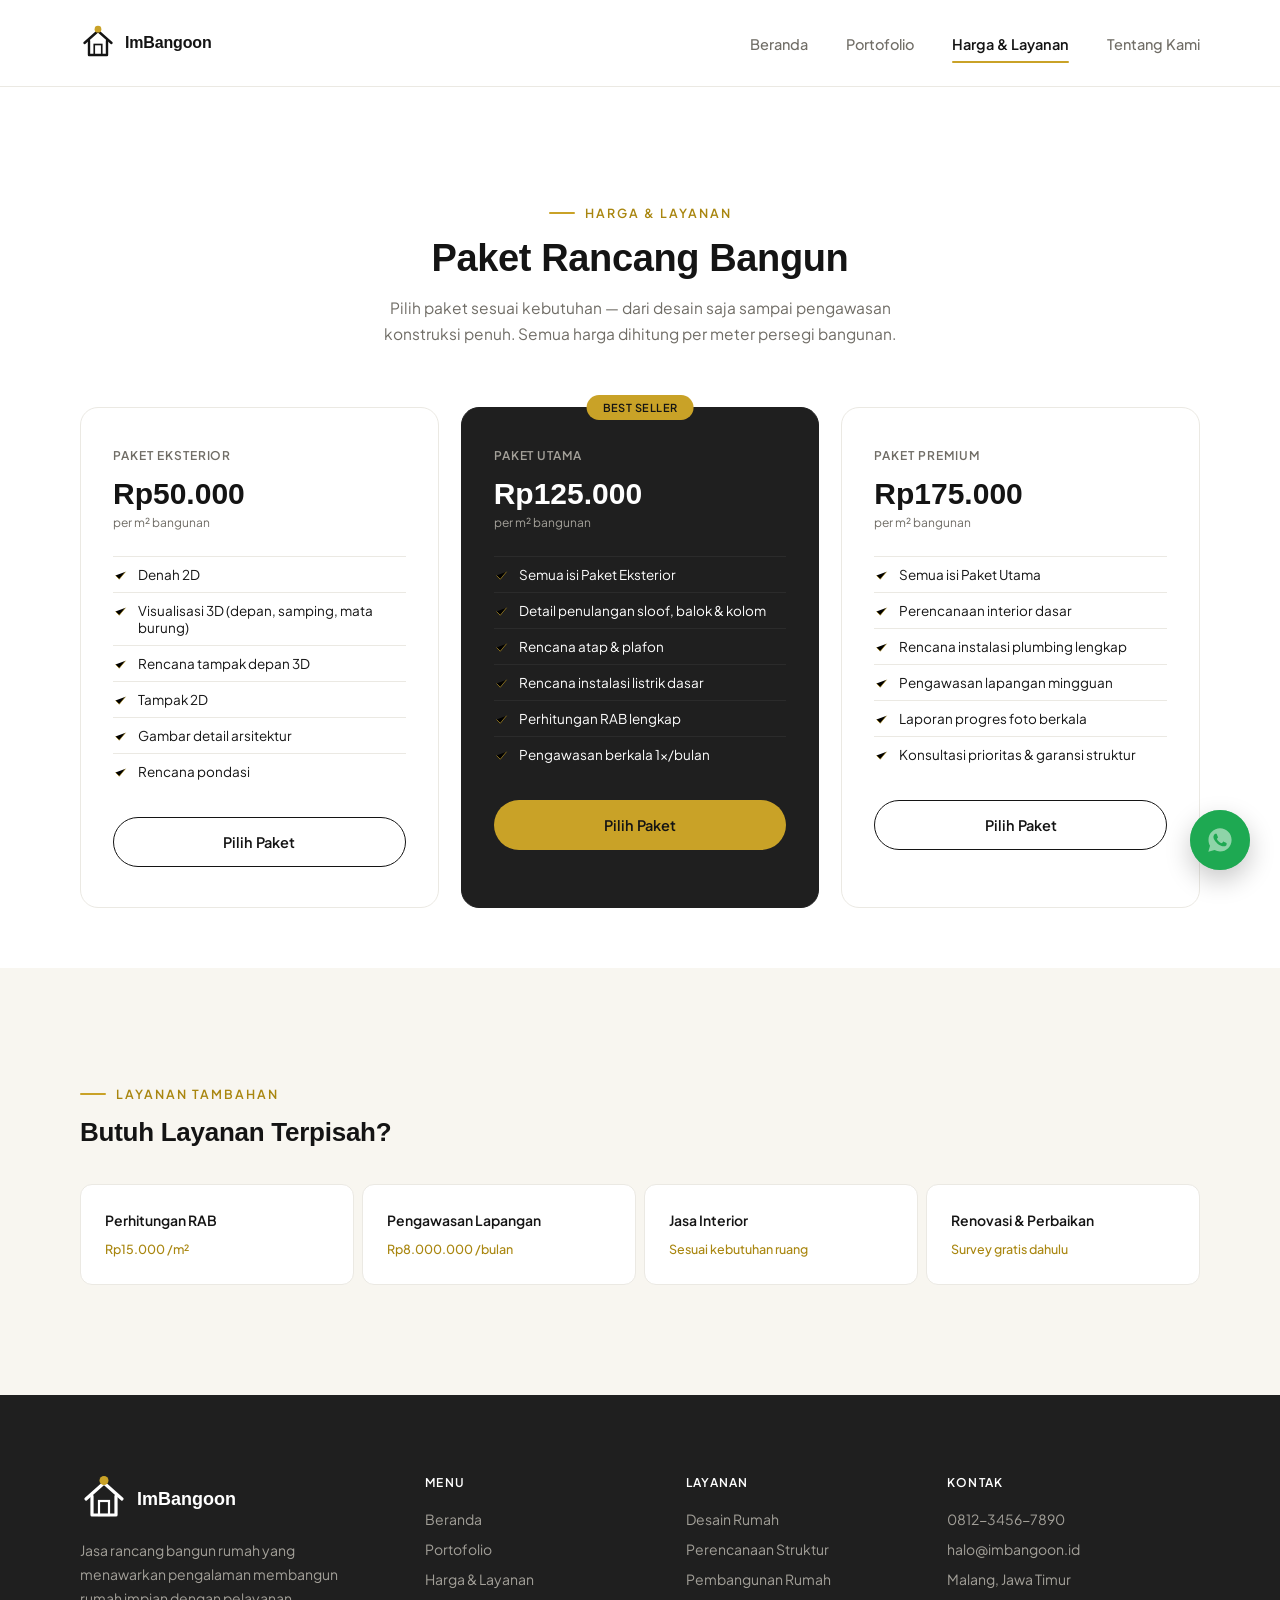
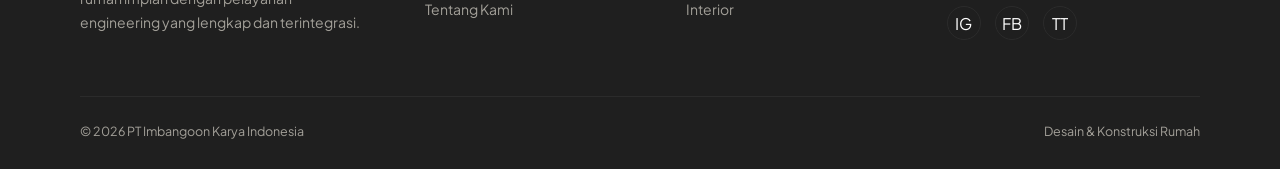
<file: harga-layanan.html>
<!doctype html>
<html lang="id">
  <head>
    <meta charset="UTF-8" />
    <title>Harga &amp; Layanan — ImBangoon</title>
    <meta name="viewport" content="width=device-width, initial-scale=1.0" />
    <link rel="stylesheet" href="style.css" />
    <style>
      .addon-grid {
        display: grid;
        grid-template-columns: repeat(4, 1fr);
        gap: 1px;
        background: var(--line);
      }
      .addon-card {
        background: var(--paper);
        padding: 26px 24px;
      }
      .addon-card b {
        display: block;
        font-size: 14px;
        font-weight: 600;
        margin-bottom: 8px;
      }
      .addon-card span {
        color: var(--yellow-deep);
        font-size: 12.5px;
        font-weight: 500;
      }
      @media (max-width: 768px) {
        .addon-grid {
          grid-template-columns: 1fr;
        }
      }
    </style>
  </head>
  <body>
    <nav class="nav">
      <div class="wrap">
        <div class="logo-wrap">
          <div class="logo">
            <svg class="logo-icon" viewBox="0 0 48 48" fill="none">
              <path d="M6 24 L24 8 L42 24" stroke="currentColor" stroke-width="3.2" stroke-linecap="round" stroke-linejoin="round" />
              <path d="M12 21 V40 H36 V21" stroke="currentColor" stroke-width="3.2" stroke-linecap="round" stroke-linejoin="round" />
              <rect x="19" y="26" width="10" height="14" stroke="currentColor" stroke-width="2.2" />
              <circle cx="24" cy="5.5" r="4.5" fill="#C9A227" />
            </svg>
            <span>ImBangoon</span>
          </div>
        </div>
        <ul class="nav-links">
          <li><a href="index.html">Beranda</a></li>
          <li><a href="portofolio.html">Portofolio</a></li>
          <li><a href="harga-layanan.html" class="active">Harga &amp; Layanan</a></li>
          <li><a href="tentang-kami.html">Tentang Kami</a></li>
        </ul>
        <button class="nav-burger" onclick="document.getElementById('mmenu').classList.toggle('open')" aria-label="Menu"><span></span><span></span><span></span></button>
      </div>
      <div class="mobile-menu" id="mmenu">
        <a href="index.html">Beranda</a>
        <a href="portofolio.html">Portofolio</a>
        <a href="harga-layanan.html" class="active">Harga &amp; Layanan</a>
        <a href="tentang-kami.html">Tentang Kami</a>
      </div>
    </nav>

    <section class="section" style="padding-bottom: 60px">
      <div class="wrap section-head center">
        <div class="sheet-code">Harga &amp; Layanan</div>
        <h1 style="font-family: var(--font-d); font-weight: 700; font-size: 38px">Paket Rancang Bangun</h1>
        <p class="desc">Pilih paket sesuai kebutuhan — dari desain saja sampai pengawasan konstruksi penuh. Semua harga dihitung per meter persegi bangunan.</p>
      </div>

      <div class="wrap">
        <div class="price-grid">
          <div class="price-card">
            <div class="price-name">Paket Eksterior</div>
            <div class="price-amount">Rp50.000</div>
            <span class="price-unit">per m² bangunan</span>
            <ul class="price-list">
              <li>
                <svg viewBox="0 0 24 24"><path d="M4 12 L10 18 L20 6" /></svg>Denah 2D
              </li>
              <li>
                <svg viewBox="0 0 24 24"><path d="M4 12 L10 18 L20 6" /></svg>Visualisasi 3D (depan, samping, mata burung)
              </li>
              <li>
                <svg viewBox="0 0 24 24"><path d="M4 12 L10 18 L20 6" /></svg>Rencana tampak depan 3D
              </li>
              <li>
                <svg viewBox="0 0 24 24"><path d="M4 12 L10 18 L20 6" /></svg>Tampak 2D
              </li>
              <li>
                <svg viewBox="0 0 24 24"><path d="M4 12 L10 18 L20 6" /></svg>Gambar detail arsitektur
              </li>
              <li>
                <svg viewBox="0 0 24 24"><path d="M4 12 L10 18 L20 6" /></svg>Rencana pondasi
              </li>
            </ul>
            <a href="#" class="btn btn--outline btn--block">Pilih Paket</a>
          </div>
          <div class="price-card featured">
            <div class="price-badge">Best Seller</div>
            <div class="price-name">Paket Utama</div>
            <div class="price-amount">Rp125.000</div>
            <span class="price-unit">per m² bangunan</span>
            <ul class="price-list">
              <li>
                <svg viewBox="0 0 24 24"><path d="M4 12 L10 18 L20 6" /></svg>Semua isi Paket Eksterior
              </li>
              <li>
                <svg viewBox="0 0 24 24"><path d="M4 12 L10 18 L20 6" /></svg>Detail penulangan sloof, balok &amp; kolom
              </li>
              <li>
                <svg viewBox="0 0 24 24"><path d="M4 12 L10 18 L20 6" /></svg>Rencana atap &amp; plafon
              </li>
              <li>
                <svg viewBox="0 0 24 24"><path d="M4 12 L10 18 L20 6" /></svg>Rencana instalasi listrik dasar
              </li>
              <li>
                <svg viewBox="0 0 24 24"><path d="M4 12 L10 18 L20 6" /></svg>Perhitungan RAB lengkap
              </li>
              <li>
                <svg viewBox="0 0 24 24"><path d="M4 12 L10 18 L20 6" /></svg>Pengawasan berkala 1x/bulan
              </li>
            </ul>
            <a href="#" class="btn btn--onDark btn--block">Pilih Paket</a>
          </div>
          <div class="price-card">
            <div class="price-name">Paket Premium</div>
            <div class="price-amount">Rp175.000</div>
            <span class="price-unit">per m² bangunan</span>
            <ul class="price-list">
              <li>
                <svg viewBox="0 0 24 24"><path d="M4 12 L10 18 L20 6" /></svg>Semua isi Paket Utama
              </li>
              <li>
                <svg viewBox="0 0 24 24"><path d="M4 12 L10 18 L20 6" /></svg>Perencanaan interior dasar
              </li>
              <li>
                <svg viewBox="0 0 24 24"><path d="M4 12 L10 18 L20 6" /></svg>Rencana instalasi plumbing lengkap
              </li>
              <li>
                <svg viewBox="0 0 24 24"><path d="M4 12 L10 18 L20 6" /></svg>Pengawasan lapangan mingguan
              </li>
              <li>
                <svg viewBox="0 0 24 24"><path d="M4 12 L10 18 L20 6" /></svg>Laporan progres foto berkala
              </li>
              <li>
                <svg viewBox="0 0 24 24"><path d="M4 12 L10 18 L20 6" /></svg>Konsultasi prioritas &amp; garansi struktur
              </li>
            </ul>
            <a href="#" class="btn btn--outline btn--block">Pilih Paket</a>
          </div>
        </div>
      </div>
    </section>

    <section class="section section--alt">
      <div class="wrap">
        <div class="section-head" style="margin-bottom: 36px">
          <div class="sheet-code">Layanan Tambahan</div>
          <h2 style="font-size: 26px">Butuh Layanan Terpisah?</h2>
        </div>
        <div class="addon-grid">
          <div class="addon-card"><b>Perhitungan RAB</b><span>Rp15.000 /m²</span></div>
          <div class="addon-card"><b>Pengawasan Lapangan</b><span>Rp8.000.000 /bulan</span></div>
          <div class="addon-card"><b>Jasa Interior</b><span>Sesuai kebutuhan ruang</span></div>
          <div class="addon-card"><b>Renovasi &amp; Perbaikan</b><span>Survey gratis dahulu</span></div>
        </div>
      </div>
    </section>

    <footer class="footer">
      <div class="wrap">
        <div class="footer-top">
          <div>
            <div class="footer-logo">
              <svg class="logo-icon" viewBox="0 0 48 48" fill="none">
                <path d="M6 24 L24 8 L42 24" stroke="currentColor" stroke-width="3.2" stroke-linecap="round" stroke-linejoin="round" />
                <path d="M12 21 V40 H36 V21" stroke="currentColor" stroke-width="3.2" stroke-linecap="round" stroke-linejoin="round" />
                <rect x="19" y="26" width="10" height="14" stroke="currentColor" stroke-width="2.2" />
                <circle cx="24" cy="5.5" r="4.5" fill="#C9A227" />
              </svg>
              <span>ImBangoon</span>
            </div>
            <p class="desc-f">Jasa rancang bangun rumah yang menawarkan pengalaman membangun rumah impian dengan pelayanan engineering yang lengkap dan terintegrasi.</p>
          </div>
          <div>
            <h4>Menu</h4>
            <ul>
              <li><a href="index.html">Beranda</a></li>
              <li><a href="portofolio.html">Portofolio</a></li>
              <li><a href="harga-layanan.html">Harga &amp; Layanan</a></li>
              <li><a href="tentang-kami.html">Tentang Kami</a></li>
            </ul>
          </div>
          <div>
            <h4>Layanan</h4>
            <ul>
              <li><a href="#">Desain Rumah</a></li>
              <li><a href="#">Perencanaan Struktur</a></li>
              <li><a href="#">Pembangunan Rumah</a></li>
              <li><a href="#">Interior</a></li>
            </ul>
          </div>
          <div>
            <h4>Kontak</h4>
            <ul>
              <li>0812-3456-7890</li>
              <li>halo@imbangoon.id</li>
              <li>Malang, Jawa Timur</li>
            </ul>
            <div class="social" style="margin-top: 18px"><a href="#">IG</a><a href="#">FB</a><a href="#">TT</a></div>
          </div>
        </div>
        <div class="footer-bottom"><span>© 2026 PT Imbangoon Karya Indonesia</span><span>Desain &amp; Konstruksi Rumah</span></div>
      </div>
    </footer>

    <a href="#" class="wa-float"
      ><svg viewBox="0 0 24 24">
        <path
          d="M12.04 2C6.58 2 2.13 6.45 2.13 11.91c0 1.75.46 3.44 1.32 4.94L2 22l5.29-1.39a9.9 9.9 0 0 0 4.75 1.21h.01c5.46 0 9.9-4.45 9.9-9.91C21.96 6.45 17.5 2 12.04 2zm5.79 14.02c-.24.68-1.4 1.3-1.94 1.38-.5.08-1.12.11-1.8-.11-.42-.13-.95-.31-1.64-.6-2.88-1.24-4.76-4.14-4.9-4.33-.14-.19-1.17-1.55-1.17-2.96 0-1.4.74-2.09 1-2.38.26-.28.57-.35.76-.35.19 0 .38 0 .55.01.18.01.42-.07.65.5.24.58.81 2 .88 2.15.07.15.12.32.02.51-.09.19-.14.31-.28.48-.14.17-.29.37-.42.5-.14.14-.28.29-.12.57.16.28.71 1.17 1.53 1.9 1.05.94 1.94 1.23 2.22 1.37.28.14.44.12.6-.07.16-.19.68-.79.87-1.06.19-.27.37-.22.62-.13.25.09 1.6.75 1.87.89.27.14.45.21.52.33.07.12.07.68-.17 1.35z" />
      </svg>
    </a>

    <style>
      .mobile-menu {
        position: fixed;
        top: 64px;
        left: 0;
        right: 0;
        background: var(--paper);
        border-bottom: 1px solid var(--line);
        flex-direction: column;
        padding: 20px 22px;
        gap: 18px;
        z-index: 49;
        transform: translateY(-8px);
        opacity: 0;
        pointer-events: none;
        transition: 0.18s;
      }
      .mobile-menu.open {
        display: flex;
        transform: translateY(0);
        opacity: 1;
        pointer-events: auto;
      }
      .mobile-menu a {
        font-size: 15px;
        font-weight: 500;
        color: var(--ink);
      }
      .mobile-menu a.active {
        color: var(--yellow-deep);
        font-weight: 700;
      }
    </style>
  </body>
</html>
</file>
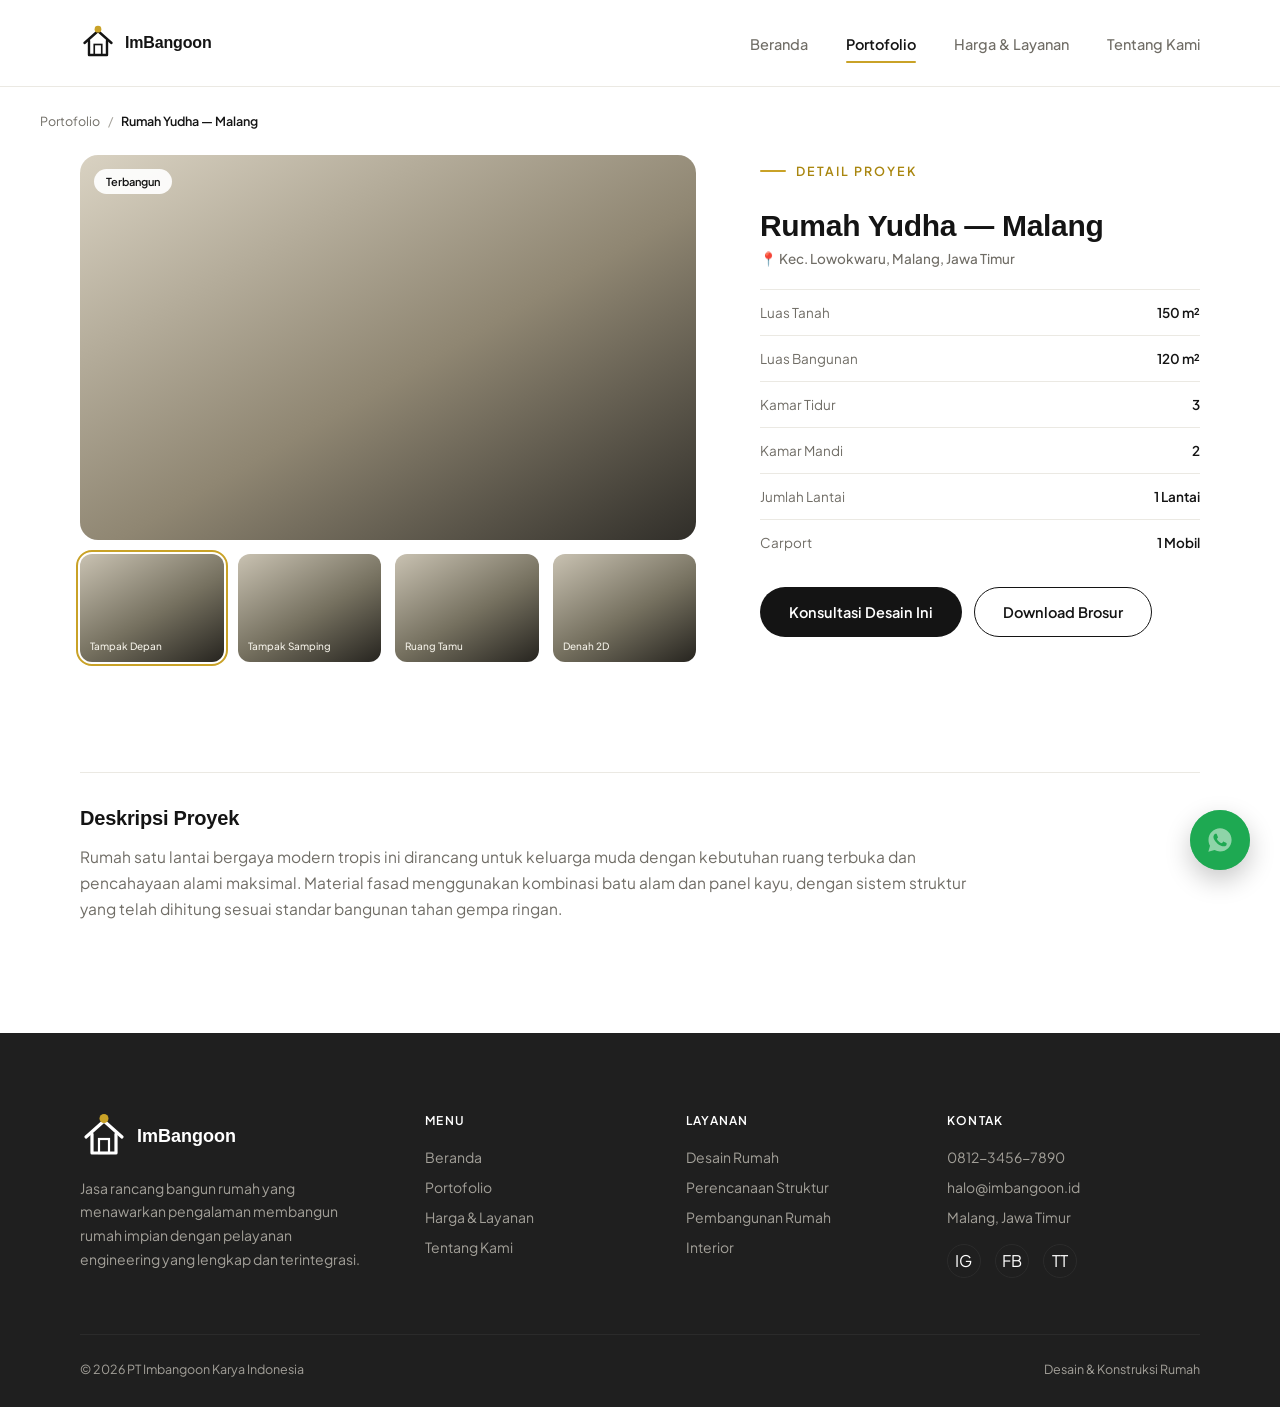
<file: portofolio-detail.html>
<!doctype html>
<html lang="id">
  <head>
    <meta charset="UTF-8" />
    <title>Rumah Yudha — Malang | ImBangoon</title>
    <meta name="viewport" content="width=device-width, initial-scale=1.0" />
    <link rel="stylesheet" href="style.css" />
    <style>
      .detail-grid {
        display: grid;
        grid-template-columns: 1.4fr 1fr;
        gap: 64px;
        align-items: start;
      }
      .main-visual {
        aspect-ratio: 16/10;
        border-radius: var(--radius);
        background: linear-gradient(150deg, #d9d2c2, #8f8672 55%, #302e29);
        display: flex;
        align-items: flex-start;
        padding: 20px;
        position: relative;
      }
      .thumb-row {
        display: grid;
        grid-template-columns: repeat(4, 1fr);
        gap: 14px;
        margin-top: 14px;
      }
      .thumb {
        aspect-ratio: 4/3;
        border-radius: var(--radius-sm);
        background: linear-gradient(150deg, #c9c2b2, #75705f 55%, #26241f);
        display: flex;
        align-items: flex-end;
        padding: 10px;
        cursor: pointer;
      }
      .thumb.active {
        outline: 2px solid var(--yellow);
        outline-offset: 2px;
      }
      .thumb span {
        font-size: 10px;
        font-weight: 500;
        color: #f2efe6;
      }
      .info-panel h1 {
        font-family: var(--font-d);
        font-weight: 600;
        font-size: 30px;
        margin: 14px 0 6px;
      }
      .loc {
        display: flex;
        gap: 8px;
        align-items: center;
        color: var(--gray);
        font-size: 13.5px;
        font-weight: 500;
        margin-bottom: 22px;
      }
      .info-panel .action-row {
        display: flex;
        gap: 12px;
        margin-top: 22px;
      }
      @media (max-width: 768px) {
        .info-panel .action-row {
          flex-direction: column;
        }
      }
    </style>
  </head>
  <body>
    <nav class="nav">
      <div class="wrap">
        <div class="logo-wrap">
          <div class="logo">
            <svg class="logo-icon" viewBox="0 0 48 48" fill="none">
              <path d="M6 24 L24 8 L42 24" stroke="currentColor" stroke-width="3.2" stroke-linecap="round" stroke-linejoin="round" />
              <path d="M12 21 V40 H36 V21" stroke="currentColor" stroke-width="3.2" stroke-linecap="round" stroke-linejoin="round" />
              <rect x="19" y="26" width="10" height="14" stroke="currentColor" stroke-width="2.2" />
              <circle cx="24" cy="5.5" r="4.5" fill="#C9A227" />
            </svg>
            <span>ImBangoon</span>
          </div>
        </div>
        <ul class="nav-links">
          <li><a href="index.html">Beranda</a></li>
          <li><a href="portofolio.html" class="active">Portofolio</a></li>
          <li><a href="harga-layanan.hstml">Harga &amp; Layanan</a></li>
          <li><a href="tentang-kami.html">Tentang Kami</a></li>
        </ul>
        <button class="nav-burger" onclick="document.getElementById('mmenu').classList.toggle('open')" aria-label="Menu"><span></span><span></span><span></span></button>
      </div>
      <div class="mobile-menu" id="mmenu">
        <a href="index.html">Beranda</a>
        <a href="portofolio.html" class="active">Portofolio</a>
        <a href="harga-layanan.html">Harga &amp; Layanan</a>
        <a href="tentang-kami.html">Tentang Kami</a>
        <a href="#" class="btn btn--primary btn--block" style="margin-top: 10px">Konsultasi Gratis</a>
      </div>
    </nav>

    <div class="wrap crumb"><a href="portofolio.html">Portofolio</a><span>/</span><b>Rumah Yudha — Malang</b></div>

    <section class="section" style="padding-top: 20px">
      <div class="wrap detail-grid">
        <div>
          <div class="main-visual"><span class="proj-tag">Terbangun</span></div>
          <div class="thumb-row">
            <div class="thumb active"><span>Tampak Depan</span></div>
            <div class="thumb"><span>Tampak Samping</span></div>
            <div class="thumb"><span>Ruang Tamu</span></div>
            <div class="thumb"><span>Denah 2D</span></div>
          </div>
        </div>
        <div class="info-panel">
          <div class="sheet-code">Detail Proyek</div>
          <h1>Rumah Yudha — Malang</h1>
          <div class="loc">📍 Kec. Lowokwaru, Malang, Jawa Timur</div>
          <ul class="spec-list">
            <li><span>Luas Tanah</span><b>150 m²</b></li>
            <li><span>Luas Bangunan</span><b>120 m²</b></li>
            <li><span>Kamar Tidur</span><b>3</b></li>
            <li><span>Kamar Mandi</span><b>2</b></li>
            <li><span>Jumlah Lantai</span><b>1 Lantai</b></li>
            <li><span>Carport</span><b>1 Mobil</b></li>
          </ul>
          <div class="action-row">
            <a href="#" class="btn btn--primary">Konsultasi Desain Ini</a>
            <a href="#" class="btn btn--outline">Download Brosur</a>
          </div>
        </div>
      </div>
    </section>

    <section class="section" style="padding-top: 0">
      <div class="wrap">
        <div style="border-top: 1px solid var(--line); padding-top: 34px">
          <h2 style="font-family: var(--font-d); font-weight: 700; font-size: 20px; margin-bottom: 14px">Deskripsi Proyek</h2>
          <p class="desc" style="max-width: 900px">
            Rumah satu lantai bergaya modern tropis ini dirancang untuk keluarga muda dengan kebutuhan ruang terbuka dan pencahayaan alami maksimal. Material fasad menggunakan kombinasi batu alam dan
            panel kayu, dengan sistem struktur yang telah dihitung sesuai standar bangunan tahan gempa ringan.
          </p>
        </div>
      </div>
    </section>

    <footer class="footer">
      <div class="wrap">
        <div class="footer-top">
          <div>
            <div class="footer-logo">
              <svg class="logo-icon" viewBox="0 0 48 48" fill="none">
                <path d="M6 24 L24 8 L42 24" stroke="currentColor" stroke-width="3.2" stroke-linecap="round" stroke-linejoin="round" />
                <path d="M12 21 V40 H36 V21" stroke="currentColor" stroke-width="3.2" stroke-linecap="round" stroke-linejoin="round" />
                <rect x="19" y="26" width="10" height="14" stroke="currentColor" stroke-width="2.2" />
                <circle cx="24" cy="5.5" r="4.5" fill="#C9A227" />
              </svg>
              <span>ImBangoon</span>
            </div>
            <p class="desc-f">Jasa rancang bangun rumah yang menawarkan pengalaman membangun rumah impian dengan pelayanan engineering yang lengkap dan terintegrasi.</p>
          </div>
          <div>
            <h4>Menu</h4>
            <ul>
              <li><a href="index.html">Beranda</a></li>
              <li><a href="portofolio.html">Portofolio</a></li>
              <li><a href="harga-layanan.html">Harga &amp; Layanan</a></li>
              <li><a href="tentang-kami.html">Tentang Kami</a></li>
            </ul>
          </div>
          <div>
            <h4>Layanan</h4>
            <ul>
              <li><a href="#">Desain Rumah</a></li>
              <li><a href="#">Perencanaan Struktur</a></li>
              <li><a href="#">Pembangunan Rumah</a></li>
              <li><a href="#">Interior</a></li>
            </ul>
          </div>
          <div>
            <h4>Kontak</h4>
            <ul>
              <li>0812-3456-7890</li>
              <li>halo@imbangoon.id</li>
              <li>Malang, Jawa Timur</li>
            </ul>
            <div class="social" style="margin-top: 18px"><a href="#">IG</a><a href="#">FB</a><a href="#">TT</a></div>
          </div>
        </div>
        <div class="footer-bottom"><span>© 2026 PT Imbangoon Karya Indonesia</span><span>Desain &amp; Konstruksi Rumah</span></div>
      </div>
    </footer>

    <a href="#" class="wa-float"
      ><svg viewBox="0 0 24 24">
        <path
          d="M12.04 2C6.58 2 2.13 6.45 2.13 11.91c0 1.75.46 3.44 1.32 4.94L2 22l5.29-1.39a9.9 9.9 0 0 0 4.75 1.21h.01c5.46 0 9.9-4.45 9.9-9.91C21.96 6.45 17.5 2 12.04 2zm5.79 14.02c-.24.68-1.4 1.3-1.94 1.38-.5.08-1.12.11-1.8-.11-.42-.13-.95-.31-1.64-.6-2.88-1.24-4.76-4.14-4.9-4.33-.14-.19-1.17-1.55-1.17-2.96 0-1.4.74-2.09 1-2.38.26-.28.57-.35.76-.35.19 0 .38 0 .55.01.18.01.42-.07.65.5.24.58.81 2 .88 2.15.07.15.12.32.02.51-.09.19-.14.31-.28.48-.14.17-.29.37-.42.5-.14.14-.28.29-.12.57.16.28.71 1.17 1.53 1.9 1.05.94 1.94 1.23 2.22 1.37.28.14.44.12.6-.07.16-.19.68-.79.87-1.06.19-.27.37-.22.62-.13.25.09 1.6.75 1.87.89.27.14.45.21.52.33.07.12.07.68-.17 1.35z" />
      </svg>
    </a>

    <style>
      .mobile-menu {
        position: fixed;
        top: 64px;
        left: 0;
        right: 0;
        background: var(--paper);
        border-bottom: 1px solid var(--line);
        flex-direction: column;
        padding: 20px 22px;
        gap: 18px;
        z-index: 49;
        transform: translateY(-8px);
        opacity: 0;
        pointer-events: none;
        transition: 0.18s;
      }
      .mobile-menu.open {
        display: flex;
        transform: translateY(0);
        opacity: 1;
        pointer-events: auto;
      }
      .mobile-menu a {
        font-size: 15px;
        font-weight: 500;
        color: var(--ink);
      }
      .mobile-menu a.active {
        color: var(--yellow-deep);
        font-weight: 700;
      }
    </style>
  </body>
</html>
</file>
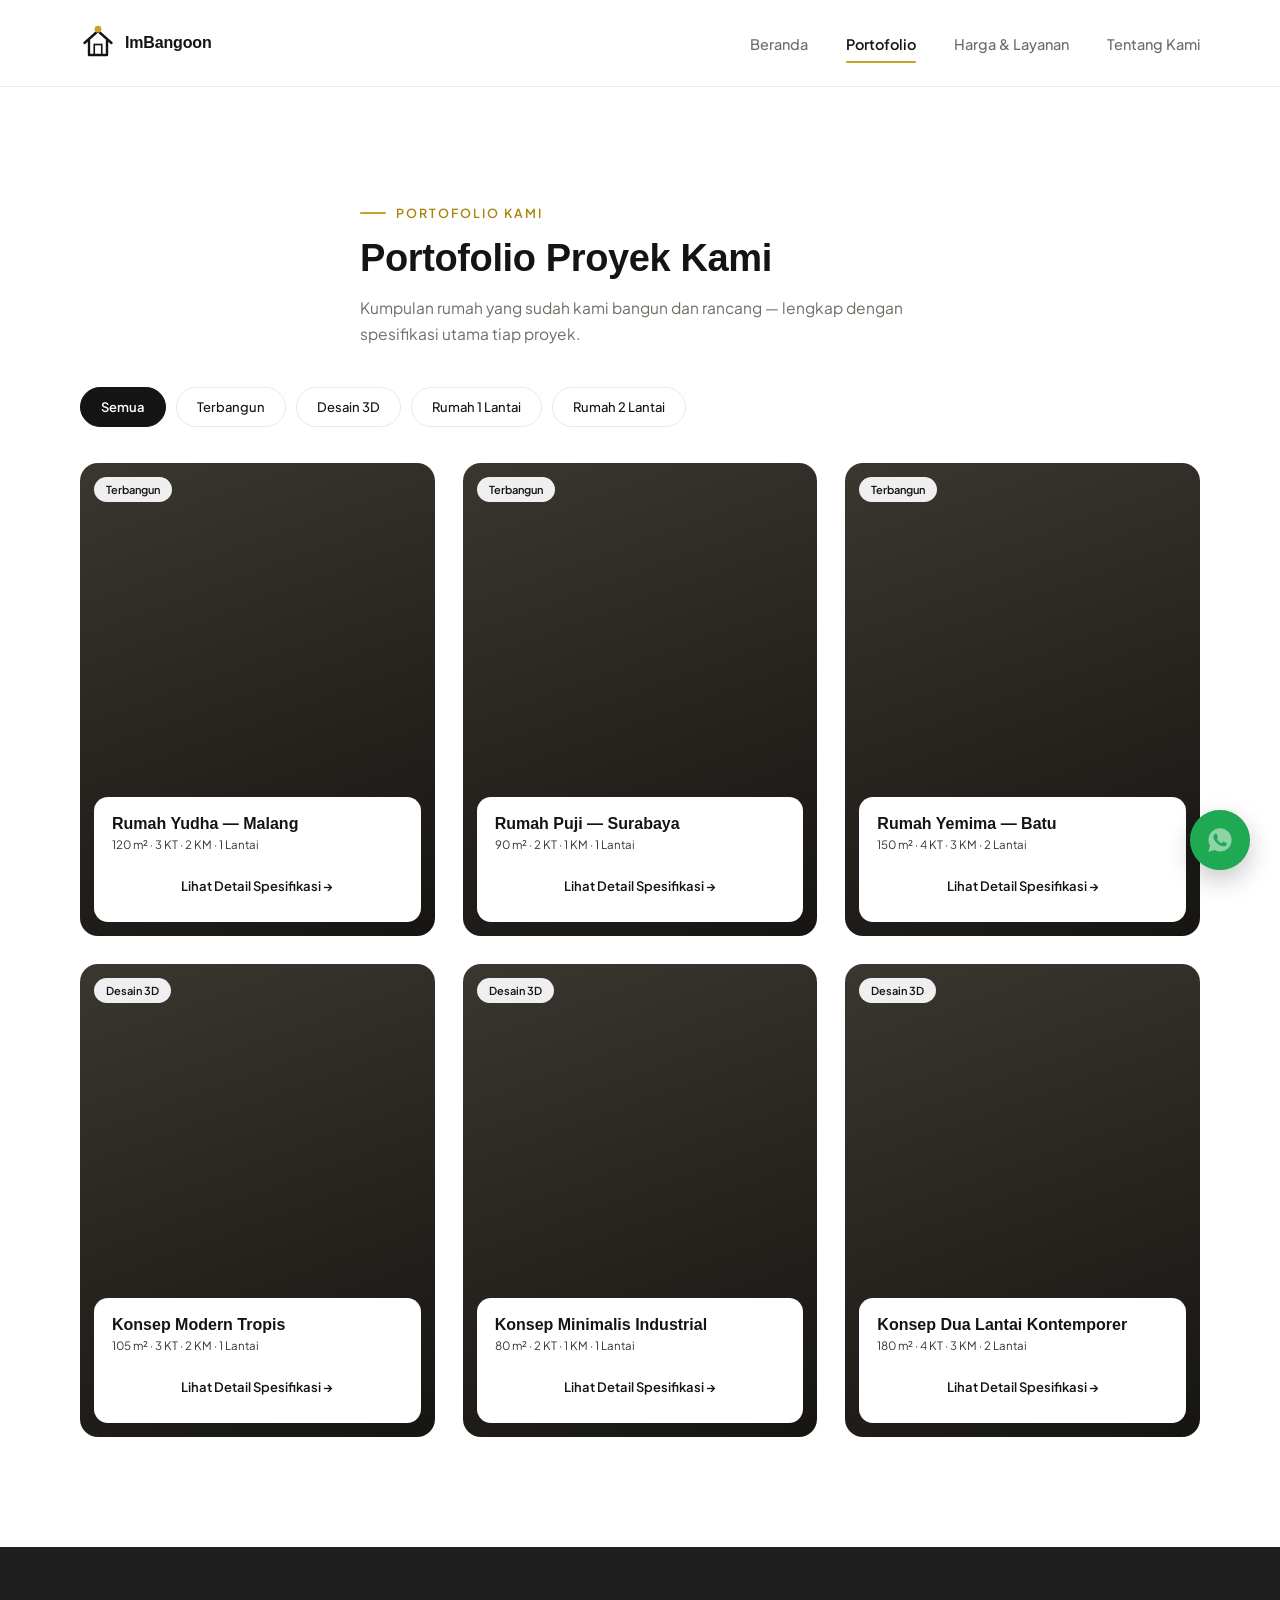
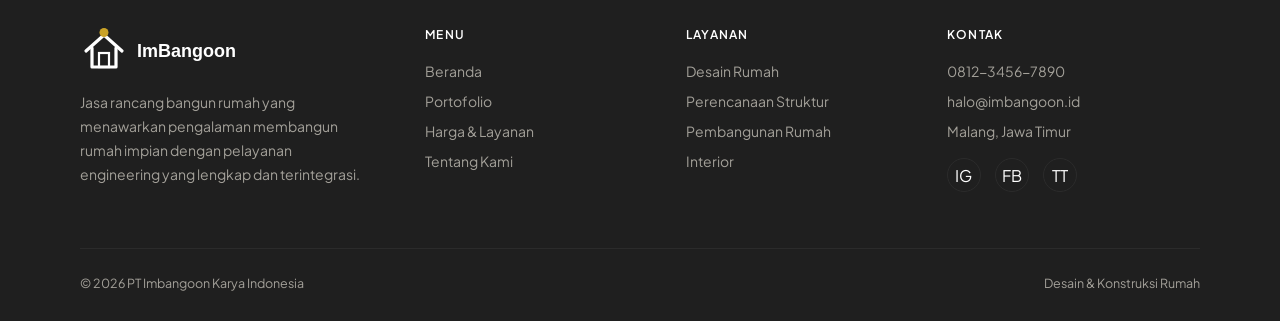
<file: portofolio.html>
<!doctype html>
<html lang="id">
  <head>
    <meta charset="UTF-8" />
    <title>Portofolio — ImBangoon</title>
    <meta name="viewport" content="width=device-width, initial-scale=1.0" />
    <link rel="stylesheet" href="style.css" />
    <style>
      .pgrid {
        display: grid;
        grid-template-columns: repeat(3, 1fr);
        gap: 28px;
      }
      @media (max-width: 768px) {
        .pgrid {
          grid-template-columns: 1fr;
        }
      }
    </style>
  </head>
  <body>
    <nav class="nav">
      <div class="wrap">
        <div class="logo-wrap">
          <div class="logo">
            <svg class="logo-icon" viewBox="0 0 48 48" fill="none">
              <path d="M6 24 L24 8 L42 24" stroke="currentColor" stroke-width="3.2" stroke-linecap="round" stroke-linejoin="round" />
              <path d="M12 21 V40 H36 V21" stroke="currentColor" stroke-width="3.2" stroke-linecap="round" stroke-linejoin="round" />
              <rect x="19" y="26" width="10" height="14" stroke="currentColor" stroke-width="2.2" />
              <circle cx="24" cy="5.5" r="4.5" fill="#C9A227" />
            </svg>
            <span>ImBangoon</span>
          </div>
        </div>
        <ul class="nav-links">
          <li><a href="index.html">Beranda</a></li>
          <li><a href="portofolio.html" class="active">Portofolio</a></li>
          <li><a href="harga-layanan.html">Harga &amp; Layanan</a></li>
          <li><a href="tentang-kami.html">Tentang Kami</a></li>
        </ul>
        <button class="nav-burger" onclick="document.getElementById('mmenu').classList.toggle('open')" aria-label="Menu"><span></span><span></span><span></span></button>
      </div>
      <div class="mobile-menu" id="mmenu">
        <a href="index.html">Beranda</a>
        <a href="portofolio.html" class="active">Portofolio</a>
        <a href="harga-layanan.html">Harga &amp; Layanan</a>
        <a href="tentang-kami.html">Tentang Kami</a>
      </div>
    </nav>

    <section class="section" style="padding-bottom: 0">
      <div class="wrap section-head" style="margin-bottom: 40px">
        <div class="sheet-code">Portofolio Kami</div>
        <h1 style="font-family: var(--font-d); font-weight: 600; font-size: 38px">Portofolio Proyek Kami</h1>
        <p class="desc">Kumpulan rumah yang sudah kami bangun dan rancang — lengkap dengan spesifikasi utama tiap proyek.</p>
      </div>
    </section>

    <section class="section" style="padding-top: 0">
      <div class="wrap">
        <div class="filter-bar">
          <button class="filter-trigger" id="filterTrigger" type="button" aria-expanded="false">
            <svg viewBox="0 0 24 24" width="16" height="16" fill="none" stroke="currentColor" stroke-width="1.8" stroke-linecap="round">
              <line x1="4" y1="7" x2="20" y2="7" />
              <line x1="7" y1="12" x2="17" y2="12" />
              <line x1="10" y1="17" x2="14" y2="17" />
            </svg>
            <span id="filterTriggerLabel">Filter: Semua</span>
            <svg class="chev" viewBox="0 0 24 24" width="14" height="14" fill="none" stroke="currentColor" stroke-width="2" stroke-linecap="round" stroke-linejoin="round">
              <polyline points="6 9 12 15 18 9" />
            </svg>
          </button>
          <div class="filter-row" id="filterRow">
            <span class="pill active" data-label="Semua">Semua</span>
            <span class="pill" data-label="Terbangun">Terbangun</span>
            <span class="pill" data-label="Desain 3D">Desain 3D</span>
            <span class="pill" data-label="Rumah 1 Lantai">Rumah 1 Lantai</span>
            <span class="pill" data-label="Rumah 2 Lantai">Rumah 2 Lantai</span>
          </div>
        </div>

        <div class="pgrid">
          <a class="pcard" href="portofolio-detail.html">
            <div class="proj-card-media">
              <span class="proj-tag">Terbangun</span>
              <div class="proj-float has-cta">
                <h3>Rumah Yudha — Malang</h3>
                <div class="meta">120 m² · 3 KT · 2 KM · 1 Lantai</div>
                <span class="proj-cta-inline">Lihat Detail Spesifikasi →</span>
              </div>
            </div>
          </a>
          <a class="pcard" href="portofolio-detail.html">
            <div class="proj-card-media">
              <span class="proj-tag">Terbangun</span>
              <div class="proj-float has-cta">
                <h3>Rumah Puji — Surabaya</h3>
                <div class="meta">90 m² · 2 KT · 1 KM · 1 Lantai</div>
                <span class="proj-cta-inline">Lihat Detail Spesifikasi →</span>
              </div>
            </div>
          </a>
          <a class="pcard" href="portofolio-detail.html">
            <div class="proj-card-media">
              <span class="proj-tag">Terbangun</span>
              <div class="proj-float has-cta">
                <h3>Rumah Yemima — Batu</h3>
                <div class="meta">150 m² · 4 KT · 3 KM · 2 Lantai</div>
                <span class="proj-cta-inline">Lihat Detail Spesifikasi →</span>
              </div>
            </div>
          </a>
          <a class="pcard" href="portofolio-detail.html">
            <div class="proj-card-media">
              <span class="proj-tag">Desain 3D</span>
              <div class="proj-float has-cta">
                <h3>Konsep Modern Tropis</h3>
                <div class="meta">105 m² · 3 KT · 2 KM · 1 Lantai</div>
                <span class="proj-cta-inline">Lihat Detail Spesifikasi →</span>
              </div>
            </div>
          </a>
          <a class="pcard" href="portofolio-detail.html">
            <div class="proj-card-media">
              <span class="proj-tag">Desain 3D</span>
              <div class="proj-float has-cta">
                <h3>Konsep Minimalis Industrial</h3>
                <div class="meta">80 m² · 2 KT · 1 KM · 1 Lantai</div>
                <span class="proj-cta-inline">Lihat Detail Spesifikasi →</span>
              </div>
            </div>
          </a>
          <a class="pcard" href="portofolio-detail.html">
            <div class="proj-card-media">
              <span class="proj-tag">Desain 3D</span>
              <div class="proj-float has-cta">
                <h3>Konsep Dua Lantai Kontemporer</h3>
                <div class="meta">180 m² · 4 KT · 3 KM · 2 Lantai</div>
                <span class="proj-cta-inline">Lihat Detail Spesifikasi →</span>
              </div>
            </div>
          </a>
        </div>
      </div>
    </section>

    <footer class="footer">
      <div class="wrap">
        <div class="footer-top">
          <div>
            <div class="footer-logo">
              <svg class="logo-icon" viewBox="0 0 48 48" fill="none">
                <path d="M6 24 L24 8 L42 24" stroke="currentColor" stroke-width="3.2" stroke-linecap="round" stroke-linejoin="round" />
                <path d="M12 21 V40 H36 V21" stroke="currentColor" stroke-width="3.2" stroke-linecap="round" stroke-linejoin="round" />
                <rect x="19" y="26" width="10" height="14" stroke="currentColor" stroke-width="2.2" />
                <circle cx="24" cy="5.5" r="4.5" fill="#C9A227" />
              </svg>
              <span>ImBangoon</span>
            </div>
            <p class="desc-f">Jasa rancang bangun rumah yang menawarkan pengalaman membangun rumah impian dengan pelayanan engineering yang lengkap dan terintegrasi.</p>
          </div>
          <div>
            <h4>Menu</h4>
            <ul>
              <li><a href="index.html">Beranda</a></li>
              <li><a href="portofolio.html">Portofolio</a></li>
              <li><a href="harga-layanan.html">Harga &amp; Layanan</a></li>
              <li><a href="tentang-kami.html">Tentang Kami</a></li>
            </ul>
          </div>
          <div>
            <h4>Layanan</h4>
            <ul>
              <li><a href="#">Desain Rumah</a></li>
              <li><a href="#">Perencanaan Struktur</a></li>
              <li><a href="#">Pembangunan Rumah</a></li>
              <li><a href="#">Interior</a></li>
            </ul>
          </div>
          <div>
            <h4>Kontak</h4>
            <ul>
              <li>0812-3456-7890</li>
              <li>halo@imbangoon.id</li>
              <li>Malang, Jawa Timur</li>
            </ul>
            <div class="social" style="margin-top: 18px"><a href="#">IG</a><a href="#">FB</a><a href="#">TT</a></div>
          </div>
        </div>
        <div class="footer-bottom"><span>© 2026 PT Imbangoon Karya Indonesia</span><span>Desain &amp; Konstruksi Rumah</span></div>
      </div>
    </footer>

    <a href="#" class="wa-float"
      ><svg viewBox="0 0 24 24">
        <path
          d="M12.04 2C6.58 2 2.13 6.45 2.13 11.91c0 1.75.46 3.44 1.32 4.94L2 22l5.29-1.39a9.9 9.9 0 0 0 4.75 1.21h.01c5.46 0 9.9-4.45 9.9-9.91C21.96 6.45 17.5 2 12.04 2zm5.79 14.02c-.24.68-1.4 1.3-1.94 1.38-.5.08-1.12.11-1.8-.11-.42-.13-.95-.31-1.64-.6-2.88-1.24-4.76-4.14-4.9-4.33-.14-.19-1.17-1.55-1.17-2.96 0-1.4.74-2.09 1-2.38.26-.28.57-.35.76-.35.19 0 .38 0 .55.01.18.01.42-.07.65.5.24.58.81 2 .88 2.15.07.15.12.32.02.51-.09.19-.14.31-.28.48-.14.17-.29.37-.42.5-.14.14-.28.29-.12.57.16.28.71 1.17 1.53 1.9 1.05.94 1.94 1.23 2.22 1.37.28.14.44.12.6-.07.16-.19.68-.79.87-1.06.19-.27.37-.22.62-.13.25.09 1.6.75 1.87.89.27.14.45.21.52.33.07.12.07.68-.17 1.35z" />
      </svg>
    </a>

    <style>
      .mobile-menu {
        position: fixed;
        top: 64px;
        left: 0;
        right: 0;
        background: var(--paper);
        border-bottom: 1px solid var(--line);
        flex-direction: column;
        padding: 20px 22px;
        gap: 18px;
        z-index: 49;
        transform: translateY(-8px);
        opacity: 0;
        pointer-events: none;
        transition: 0.18s;
      }
      .mobile-menu.open {
        display: flex;
        transform: translateY(0);
        opacity: 1;
        pointer-events: auto;
      }
      .mobile-menu a {
        font-size: 15px;
        font-weight: 500;
        color: var(--ink);
      }
      .mobile-menu a.active {
        color: var(--yellow-deep);
        font-weight: 700;
      }
      .pcard {
        display: block;
      }
    </style>
    <script>
      // Filter Portofolio — tombol (mobile) yang membuka pilihan filter
      (function () {
        var trigger = document.getElementById("filterTrigger");
        var row = document.getElementById("filterRow");
        var label = document.getElementById("filterTriggerLabel");
        if (!trigger || !row) return;

        trigger.addEventListener("click", function () {
          var isOpen = row.classList.toggle("open");
          trigger.classList.toggle("active", isOpen);
          trigger.setAttribute("aria-expanded", isOpen ? "true" : "false");
        });

        row.querySelectorAll(".pill").forEach(function (pill) {
          pill.addEventListener("click", function () {
            row.querySelectorAll(".pill").forEach(function (p) {
              p.classList.remove("active");
            });
            pill.classList.add("active");
            if (label) label.textContent = "Filter: " + pill.dataset.label;
            // tutup dropdown setelah memilih (mobile)
            row.classList.remove("open");
            trigger.classList.remove("active");
            trigger.setAttribute("aria-expanded", "false");
          });
        });
      })();
    </script>
  </body>
</html>
</file>
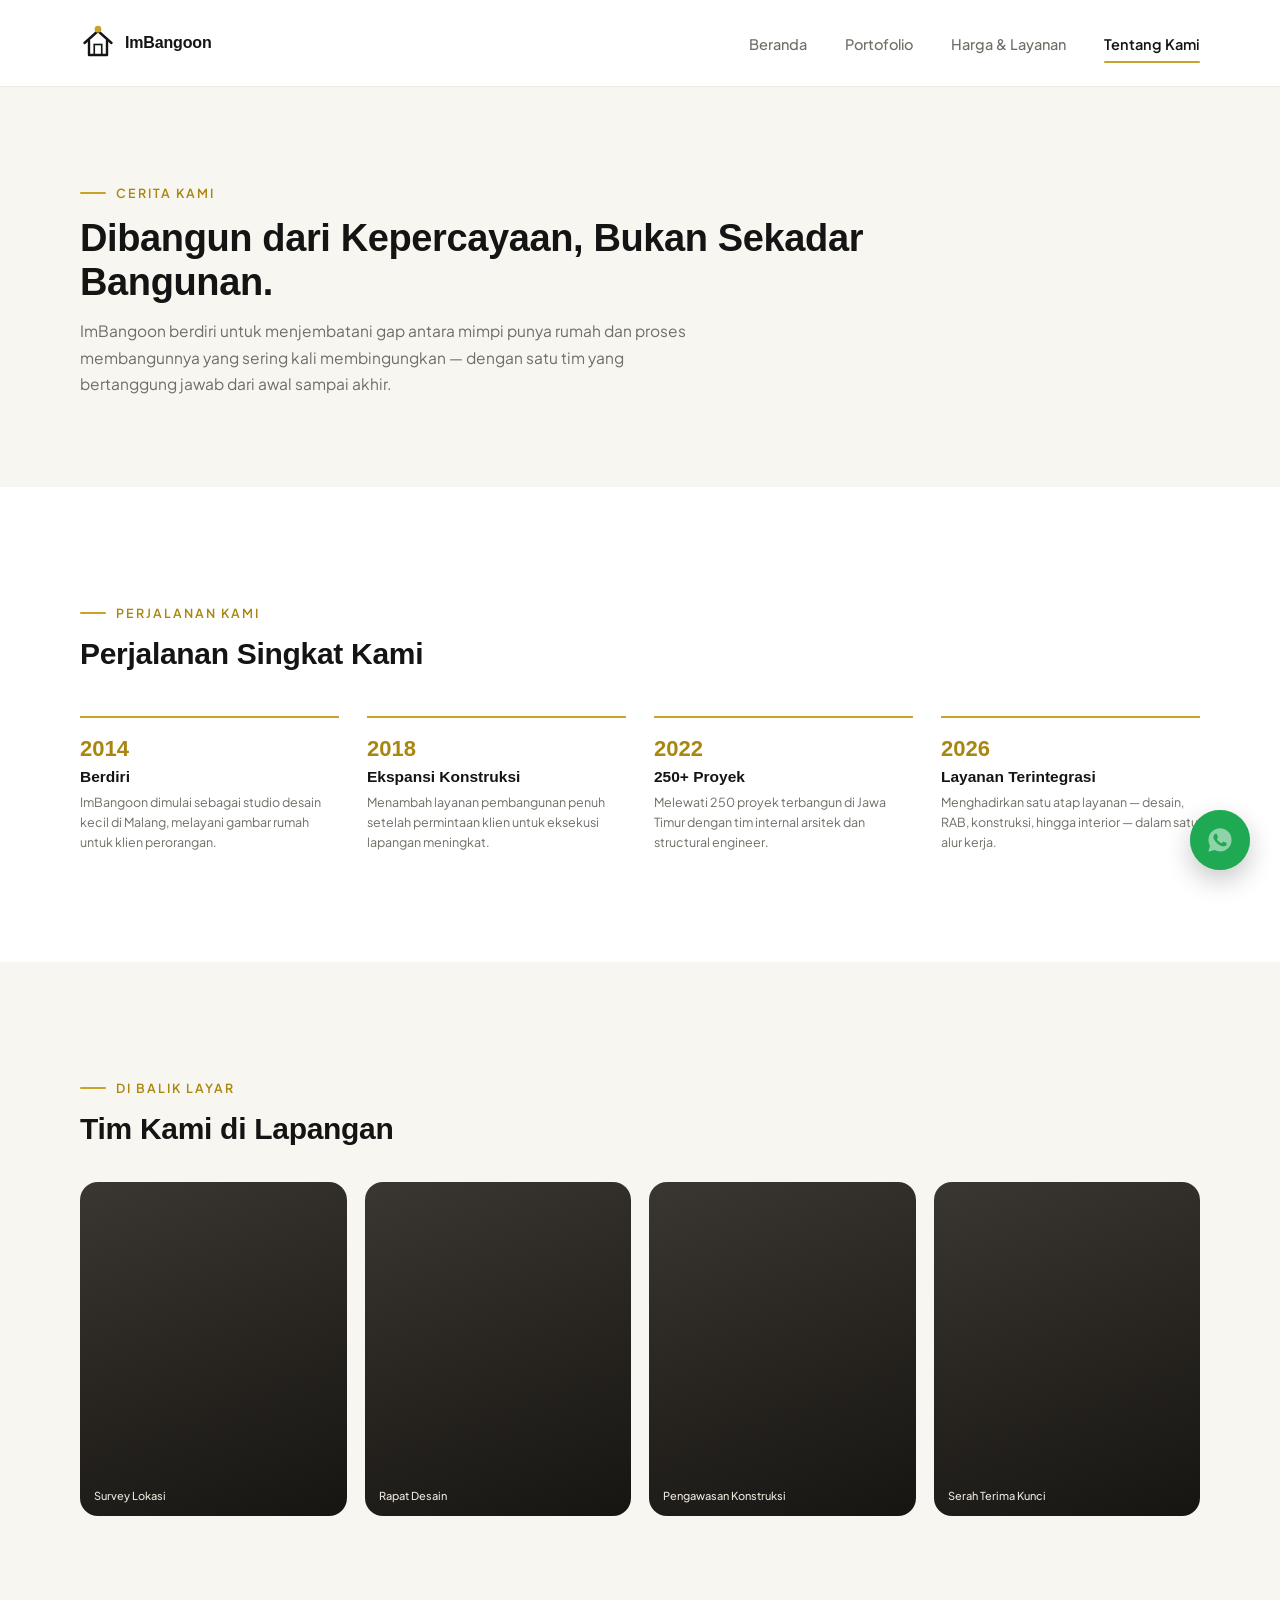
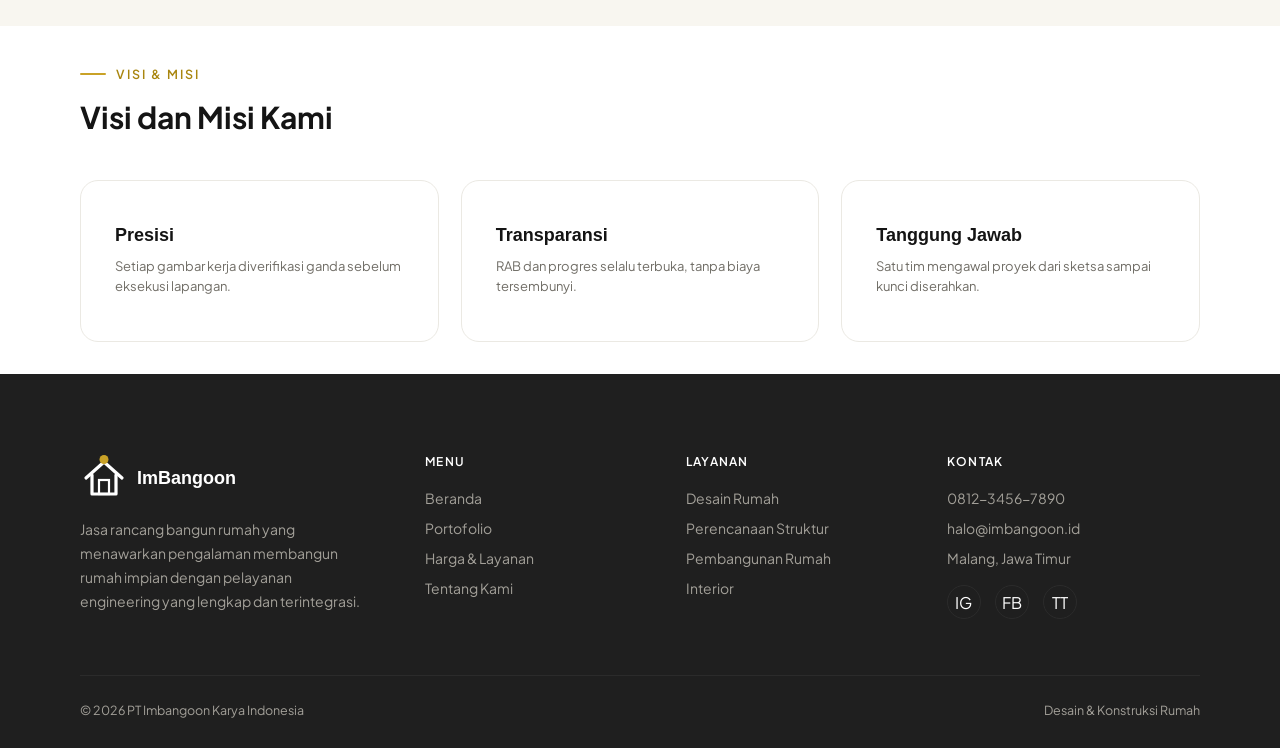
<file: tentang-kami.html>
<!doctype html>
<html lang="id">
  <head>
    <meta charset="UTF-8" />
    <title>Tentang Kami — ImBangoon</title>
    <meta name="viewport" content="width=device-width, initial-scale=1.0" />
    <link rel="stylesheet" href="style.css" />
  </head>
  <body>
    <nav class="nav">
      <div class="wrap">
        <div class="logo-wrap">
          <div class="logo">
            <svg class="logo-icon" viewBox="0 0 48 48" fill="none">
              <path d="M6 24 L24 8 L42 24" stroke="currentColor" stroke-width="3.2" stroke-linecap="round" stroke-linejoin="round" />
              <path d="M12 21 V40 H36 V21" stroke="currentColor" stroke-width="3.2" stroke-linecap="round" stroke-linejoin="round" />
              <rect x="19" y="26" width="10" height="14" stroke="currentColor" stroke-width="2.2" />
              <circle cx="24" cy="5.5" r="4.5" fill="#C9A227" />
            </svg>
            <span>ImBangoon</span>
          </div>
        </div>
        <ul class="nav-links">
          <li><a href="index.html">Beranda</a></li>
          <li><a href="portofolio.html">Portofolio</a></li>
          <li><a href="harga-layanan.html">Harga &amp; Layanan</a></li>
          <li><a href="tentang-kami.html" class="active">Tentang Kami</a></li>
        </ul>
        <button class="nav-burger" onclick="document.getElementById('mmenu').classList.toggle('open')" aria-label="Menu"><span></span><span></span><span></span></button>
      </div>
      <div class="mobile-menu" id="mmenu">
        <a href="index.html">Beranda</a>
        <a href="portofolio.html">Portofolio</a>
        <a href="harga-layanan.html">Harga &amp; Layanan</a>
        <a href="tentang-kami.html" class="active">Tentang Kami</a>
      </div>
    </nav>

    <section class="section section--dark" style="padding: 90px 0">
      <div class="wrap">
        <div class="sheet-code">Cerita Kami</div>
        <h1 style="font-family: var(--font-d); font-weight: 700; font-size: 38px; color: var(--ink); max-width: 800px; line-height: 1.15">Dibangun dari Kepercayaan, Bukan Sekadar Bangunan.</h1>
        <p class="desc" style="max-width: 640px">
          ImBangoon berdiri untuk menjembatani gap antara mimpi punya rumah dan proses membangunnya yang sering kali membingungkan — dengan satu tim yang bertanggung jawab dari awal sampai akhir.
        </p>
      </div>
    </section>

    <section class="section">
      <div class="wrap">
        <div class="section-head" style="margin-bottom: 44px">
          <div class="sheet-code">Perjalanan Kami</div>
          <h2 style="font-size: 30px">Perjalanan Singkat Kami</h2>
        </div>
        <div class="timeline">
          <div class="timeline-item">
            <div class="year">2014</div>
            <h4>Berdiri</h4>
            <p>ImBangoon dimulai sebagai studio desain kecil di Malang, melayani gambar rumah untuk klien perorangan.</p>
          </div>
          <div class="timeline-item">
            <div class="year">2018</div>
            <h4>Ekspansi Konstruksi</h4>
            <p>Menambah layanan pembangunan penuh setelah permintaan klien untuk eksekusi lapangan meningkat.</p>
          </div>
          <div class="timeline-item">
            <div class="year">2022</div>
            <h4>250+ Proyek</h4>
            <p>Melewati 250 proyek terbangun di Jawa Timur dengan tim internal arsitek dan structural engineer.</p>
          </div>
          <div class="timeline-item">
            <div class="year">2026</div>
            <h4>Layanan Terintegrasi</h4>
            <p>Menghadirkan satu atap layanan — desain, RAB, konstruksi, hingga interior — dalam satu alur kerja.</p>
          </div>
        </div>
      </div>
    </section>

    <section class="section section--alt">
      <div class="wrap">
        <div class="section-head" style="margin-bottom: 36px">
          <div class="sheet-code">Di Balik Layar</div>
          <h2 style="font-size: 30px">Tim Kami di Lapangan</h2>
        </div>
        <div class="photo-grid">
          <div class="photo-box"><span>Survey Lokasi</span></div>
          <div class="photo-box"><span>Rapat Desain</span></div>
          <div class="photo-box"><span>Pengawasan Konstruksi</span></div>
          <div class="photo-box"><span>Serah Terima Kunci</span></div>
        </div>
      </div>
    </section>

    <section>
      <div class="wrap" style="margin-bottom: 2rem; margin-top: 2rem">
        <div class="section-head" style="margin-bottom: 44px">
          <div class="sheet-code">Visi & Misi</div>
          <h2 style="font-size: 30px">Visi dan Misi Kami</h2>
        </div>
        <div class="values-strip">
          <div class="value-card">
            <h4>Presisi</h4>
            <p>Setiap gambar kerja diverifikasi ganda sebelum eksekusi lapangan.</p>
          </div>
          <div class="value-card">
            <h4>Transparansi</h4>
            <p>RAB dan progres selalu terbuka, tanpa biaya tersembunyi.</p>
          </div>
          <div class="value-card">
            <h4>Tanggung Jawab</h4>
            <p>Satu tim mengawal proyek dari sketsa sampai kunci diserahkan.</p>
          </div>
        </div>
      </div>
    </section>

    <footer class="footer" style="margin-top: 0">
      <div class="wrap">
        <div class="footer-top">
          <div>
            <div class="footer-logo">
              <svg class="logo-icon" viewBox="0 0 48 48" fill="none">
                <path d="M6 24 L24 8 L42 24" stroke="currentColor" stroke-width="3.2" stroke-linecap="round" stroke-linejoin="round" />
                <path d="M12 21 V40 H36 V21" stroke="currentColor" stroke-width="3.2" stroke-linecap="round" stroke-linejoin="round" />
                <rect x="19" y="26" width="10" height="14" stroke="currentColor" stroke-width="2.2" />
                <circle cx="24" cy="5.5" r="4.5" fill="#C9A227" />
              </svg>
              <span>ImBangoon</span>
            </div>
            <p class="desc-f">Jasa rancang bangun rumah yang menawarkan pengalaman membangun rumah impian dengan pelayanan engineering yang lengkap dan terintegrasi.</p>
          </div>
          <div>
            <h4>Menu</h4>
            <ul>
              <li><a href="index.html">Beranda</a></li>
              <li><a href="portofolio.html">Portofolio</a></li>
              <li><a href="harga-layanan.html">Harga &amp; Layanan</a></li>
              <li><a href="tentang-kami.html">Tentang Kami</a></li>
            </ul>
          </div>
          <div>
            <h4>Layanan</h4>
            <ul>
              <li><a href="#">Desain Rumah</a></li>
              <li><a href="#">Perencanaan Struktur</a></li>
              <li><a href="#">Pembangunan Rumah</a></li>
              <li><a href="#">Interior</a></li>
            </ul>
          </div>
          <div>
            <h4>Kontak</h4>
            <ul>
              <li>0812-3456-7890</li>
              <li>halo@imbangoon.id</li>
              <li>Malang, Jawa Timur</li>
            </ul>
            <div class="social" style="margin-top: 18px"><a href="#">IG</a><a href="#">FB</a><a href="#">TT</a></div>
          </div>
        </div>
        <div class="footer-bottom"><span>© 2026 PT Imbangoon Karya Indonesia</span><span>Desain &amp; Konstruksi Rumah</span></div>
      </div>
    </footer>

    <a href="#" class="wa-float"
      ><svg viewBox="0 0 24 24">
        <path
          d="M12.04 2C6.58 2 2.13 6.45 2.13 11.91c0 1.75.46 3.44 1.32 4.94L2 22l5.29-1.39a9.9 9.9 0 0 0 4.75 1.21h.01c5.46 0 9.9-4.45 9.9-9.91C21.96 6.45 17.5 2 12.04 2zm5.79 14.02c-.24.68-1.4 1.3-1.94 1.38-.5.08-1.12.11-1.8-.11-.42-.13-.95-.31-1.64-.6-2.88-1.24-4.76-4.14-4.9-4.33-.14-.19-1.17-1.55-1.17-2.96 0-1.4.74-2.09 1-2.38.26-.28.57-.35.76-.35.19 0 .38 0 .55.01.18.01.42-.07.65.5.24.58.81 2 .88 2.15.07.15.12.32.02.51-.09.19-.14.31-.28.48-.14.17-.29.37-.42.5-.14.14-.28.29-.12.57.16.28.71 1.17 1.53 1.9 1.05.94 1.94 1.23 2.22 1.37.28.14.44.12.6-.07.16-.19.68-.79.87-1.06.19-.27.37-.22.62-.13.25.09 1.6.75 1.87.89.27.14.45.21.52.33.07.12.07.68-.17 1.35z" />
      </svg>
    </a>

    <style>
      .mobile-menu {
        position: fixed;
        top: 64px;
        left: 0;
        right: 0;
        background: var(--paper);
        border-bottom: 1px solid var(--line);
        flex-direction: column;
        padding: 20px 22px;
        gap: 18px;
        z-index: 49;
        transform: translateY(-8px);
        opacity: 0;
        pointer-events: none;
        transition: 0.18s;
      }
      .mobile-menu.open {
        display: flex;
        transform: translateY(0);
        opacity: 1;
        pointer-events: auto;
      }
      .mobile-menu a {
        font-size: 15px;
        font-weight: 500;
        color: var(--ink);
      }
      .mobile-menu a.active {
        color: var(--yellow-deep);
        font-weight: 700;
      }
    </style>
  </body>
</html>
</file>
<file: style.css>
/* ===================================================================
   ImBangoon — Shared Stylesheet (v3: clean, minimalist, elegan)
   Seluruh situs berlatar PUTIH — kecuali:
     1) Hero paling atas di Home (.hero, foto full-bleed)
     2) Kartu paket "Best Seller" (.price-card.featured)
     3) Footer
   Aksen: HITAM untuk teks/border/tombol default, EMAS/GOLD untuk hover,
   tag, dan komponen dekoratif kecil (ikon, avatar, garis aksen).
   Tombol: rounded penuh (pill).
   =================================================================== */

@import url("https://fonts.googleapis.com/css2?family=Plus+Jakarta+Sans:ital,wght@0,200..800;1,200..800&display=swap");

:root {
  --ink: #141414;
  --ink-soft: #1f1f1f;
  --paper: #ffffff;
  --paper-2: #f8f6f0; /* off-white hangat — untuk ritme selang-seling antar section, bukan putih rata */
  --yellow: #c9a227; /* emas — dari aksen koin di logo */
  --yellow-deep: #a9860f;
  --yellow-light: #eadfb0;
  --gray: #706d66;
  --gray-light: #a3a099;
  --line: #ebe9e3;
  --line-dark: #2b2b2b;
  --font-d: "Inter", sans-serif;
  --font-b: "Plus Jakarta Sans", sans-serif;
  --radius: 18px;
  --radius-sm: 12px;
  --wrap: 1200px;
}
* {
  margin: 0;
  padding: 0;
  box-sizing: border-box;
}
html {
  scroll-behavior: smooth;
}
body {
  font-family: var(--font-b);
  color: var(--ink);
  background: var(--paper);
  -webkit-font-smoothing: antialiased;
}
img {
  max-width: 100%;
  display: block;
}
a {
  color: inherit;
  text-decoration: none;
}
ul {
  list-style: none;
}
.wrap {
  max-width: var(--wrap);
  margin: 0 auto;
  padding: 0 40px;
}

/* ===== Eyebrow label — dengan garis emas pendek sebagai tanda-tangan visual identitas ===== */
.sheet-code {
  font-family: var(--font-b);
  font-size: 12.5px;
  font-weight: 600;
  letter-spacing: 0.16em;
  text-transform: uppercase;
  color: var(--yellow-deep);
  margin-bottom: 16px;
  display: inline-flex;
  align-items: center;
  gap: 10px;
}
.sheet-code::before {
  content: "";
  width: 26px;
  height: 2px;
  border-radius: 1px;
  background: var(--yellow);
  display: inline-block;
  flex-shrink: 0;
}
.sheet-code.on-dark {
  color: var(--yellow-light);
}
.center .sheet-code {
  text-align: center;
}

/* ===== Buttons — rounded penuh (pill) ===== */
.btn {
  font-family: var(--font-b);
  font-weight: 600;
  font-size: 14.5px;
  padding: 15px 28px;
  border-radius: 999px;
  display: inline-flex;
  align-items: center;
  justify-content: center;
  gap: 8px;
  cursor: pointer;
  border: 1px solid transparent;
  white-space: nowrap;
  transition: 0.18s ease;
}
.btn--primary {
  background: var(--ink);
  color: var(--paper);
}
.btn--primary:hover {
  background: var(--yellow);
  color: var(--ink);
}

.btn--secondary {
  background: var(--line);
  color: var(--ink);
}
.btn--secondary:hover {
  background: var(--yellow);
  color: var(--paper);
}

.btn--onDark {
  background: var(--yellow);
  color: var(--ink);
}
.btn--onDark:hover {
  background: var(--yellow-light);
  color: var(--ink);
}

.btn--ghost {
  background: transparent;
  color: var(--paper);
  border-color: rgba(255, 255, 255, 0.4);
}
.btn--ghost:hover {
  border-color: var(--yellow);
  color: var(--yellow);
}

.btn--outline {
  background: transparent;
  color: var(--ink);
  border-color: var(--ink);
}
.btn--outline:hover {
  border-color: var(--yellow);
  background: var(--yellow);
  color: var(--paper);
}

.btn--sm {
  padding: 11px 20px;
  font-size: 13px;
}
.btn--block {
  width: 100%;
  justify-content: center;
}

/* circular icon button (mis. tombol play) */
.btn-circle {
  width: 52px;
  height: 52px;
  border-radius: 50%;
  display: flex;
  align-items: center;
  justify-content: center;
  border: 1px solid rgba(255, 255, 255, 0.4);
  color: var(--paper);
  flex-shrink: 0;
}

/* ===== Logo (rumah + aksen koin emas) ===== */
.logo {
  display: flex;
  align-items: center;
  gap: 9px;
  font-family: var(--font-d);
  font-weight: 600;
  font-size: 16px;
  letter-spacing: -0.01em;
}
.logo-icon {
  width: 36px;
  height: 36px;
  flex-shrink: 0;
}
.logo small {
  display: block;
  font-family: var(--font-b);
  font-size: 9px;
  letter-spacing: 0.2em;
  color: var(--gray);
  font-weight: 500;
  margin-top: 2px;
}
.logo-wrap {
  display: flex;
  flex-direction: column;
}
.logo-wrap.on-dark .logo,
.logo-wrap.on-dark small {
  color: var(--paper);
}

/* ===== Nav ===== */
.nav {
  position: sticky;
  top: 0;
  z-index: 50;
  background: rgba(255, 255, 255, 0.92);
  backdrop-filter: blur(10px);
  border-bottom: 1px solid var(--line);
}
.nav .wrap {
  display: flex;
  align-items: center;
  justify-content: space-between;
  height: 86px;
}
.nav-links {
  display: flex;
  align-items: center;
  gap: 38px;
}
.nav-links a {
  font-size: 14.5px;
  font-weight: 500;
  position: relative;
  padding: 4px 0;
  color: var(--gray);
}
.nav-links a.active {
  color: var(--ink);
  font-weight: 600;
}
.nav-links a.active::after {
  content: "";
  position: absolute;
  left: 0;
  right: 0;
  bottom: -6px;
  height: 2px;
  border-radius: 2px;
  background: var(--yellow);
}
.nav-links a:hover {
  color: var(--ink);
}
.nav-cta {
  display: flex;
  align-items: center;
  gap: 22px;
}
.nav-phone {
  font-family: var(--font-b);
  font-size: 13px;
  color: var(--gray);
}
.nav-burger {
  display: none;
  flex-direction: column;
  gap: 4px;
  cursor: pointer;
  background: none;
  border: none;
}
.nav-burger span {
  display: block;
  width: 22px;
  height: 2px;
  background: var(--ink);
  border-radius: 2px;
}
.nav-burger span:nth-child(2) {
  width: 16px;
  align-self: flex-end;
}
.mobile-menu {
  display: none;
}

/* ===== Sections generic ===== */
.section {
  padding: 110px 0;
}
.section-head {
  max-width: 640px;
  margin-bottom: 60px;
}
.section-head.center {
  max-width: 640px;
  margin-left: auto;
  margin-right: auto;
  text-align: center;
}
.section h1,
.section h2 {
  font-family: var(--font-d);
  font-weight: 600;
  letter-spacing: -0.01em;
  line-height: 1.15;
}
.section h2 {
  font-size: 36px;
}
.section p.desc {
  color: var(--gray);
  font-size: 15.5px;
  line-height: 1.7;
  margin-top: 14px;
}
.section--alt {
  background: var(--paper-2);
}
/* Section gelap hanya: .hero (Home) + .price-card.featured (Best Seller) + .footer */
.section--dark {
  background: var(--paper-2);
  color: var(--ink);
}
.section--dark .desc {
  color: var(--gray);
}
.section--dark .sheet-code.on-dark {
  color: var(--yellow-deep);
}

/* ===== Footer ===== */
.footer {
  background: var(--ink-soft);
  color: var(--gray-light);
  padding: 80px 0 30px;
}
.footer-top {
  display: grid;
  grid-template-columns: 1.4fr 1fr 1fr 1.2fr;
  gap: 50px;
  padding-bottom: 56px;
  border-bottom: 1px solid var(--line-dark);
}
.footer-logo {
  display: flex;
  align-items: center;
  gap: 9px;
  font-family: var(--font-d);
  font-weight: 600;
  font-size: 18px;
  color: var(--paper);
  margin-bottom: 16px;
}
.footer-logo .logo-icon {
  width: 48px;
  height: 48px;
}
.footer p.desc-f {
  font-size: 14px;
  line-height: 1.7;
  max-width: 280px;
  color: var(--gray-light);
}
.footer h4 {
  font-family: var(--font-b);
  font-weight: 600;
  font-size: 12px;
  letter-spacing: 0.1em;
  text-transform: uppercase;
  color: var(--paper);
  margin-bottom: 20px;
}
.footer ul li {
  margin-bottom: 12px;
  font-size: 14px;
}
.footer ul li a:hover {
  color: var(--yellow);
}
.footer-bottom {
  display: flex;
  justify-content: space-between;
  align-items: center;
  padding-top: 26px;
  font-size: 12.5px;
  color: var(--gray-light);
}
.social {
  display: flex;
  gap: 14px;
}
.social a {
  width: 34px;
  height: 34px;
  border: 1px solid var(--line-dark);
  color: var(--paper);
  border-radius: 50%;
  display: flex;
  align-items: center;
  justify-content: center;
}
.social a:hover {
  border-color: var(--yellow);
  background: var(--yellow);
  color: var(--ink);
}

/* ===== WhatsApp floating ===== */
.wa-float {
  position: fixed;
  bottom: 30px;
  right: 30px;
  z-index: 60;
  width: 60px;
  height: 60px;
  border-radius: 50%;
  background: #1ea952;
  display: flex;
  align-items: center;
  justify-content: center;
  box-shadow: 0 10px 26px rgba(0, 0, 0, 0.22);
  cursor: pointer;
}
.wa-float svg {
  width: 28px;
  height: 28px;
  fill: #fff;
}
.wa-float::before {
  content: "";
  position: absolute;
  inset: 0;
  border-radius: 50%;
  background: #1ea952;
  opacity: 0.5;
  animation: pulse 2.2s infinite;
}
@keyframes pulse {
  0% {
    transform: scale(1);
    opacity: 0.5;
  }
  100% {
    transform: scale(1.6);
    opacity: 0;
  }
}

/* ===== Breadcrumb ===== */
.crumb {
  padding: 26px 0 6px;
  font-size: 12.5px;
  color: var(--gray);
  display: flex;
  gap: 8px;
  align-items: center;
}
.crumb b {
  color: var(--ink);
  font-weight: 600;
}
.crumb span {
  color: var(--gray-light);
}

/* ===== Cards: services ===== */
.services-grid {
  display: grid;
  grid-template-columns: repeat(3, 1fr);
  gap: 20px;
}
.service-card {
  background: var(--paper);
  padding: 32px 28px;
  border: 1px solid var(--line);
  border-radius: var(--radius);
  transition: 0.2s;
}
.service-card:hover {
  background: var(--line-dark);
  border-color: var(--line-dark);
  color: var(--paper);
}
.svc-num {
  font-family: var(--font-b);
  font-size: 12px;
  font-weight: 600;
  color: var(--gray-light);
  display: block;
  margin-bottom: 20px;
}
.svc-icon {
  width: 36px;
  height: 36px;
  margin-bottom: 18px;
  border-radius: 50%;
  background: var(--paper-2);
  border: 1.4px solid var(--yellow);
}
.service-card h3 {
  font-family: var(--font-d);
  font-weight: 600;
  font-size: 18px;
  margin-bottom: 8px;
}
.service-card p {
  font-size: 13.5px;
  color: var(--gray);
  line-height: 1.6;
}
.service-card:hover p {
  color: #c4c1b8;
}

/* ===== Gallery / portfolio cards (dipakai di Home & halaman Portofolio) ===== */
.gallery-head {
  display: flex;
  justify-content: space-between;
  align-items: flex-end;
  margin-bottom: 40px;
}
.gallery-grid {
  display: grid;
  grid-template-columns: repeat(3, 1fr);
  gap: 26px;
}
.pcard {
  display: block;
}
.proj-card-media {
  position: relative;
  aspect-ratio: 3/4;
  border-radius: var(--radius);
  overflow: hidden;
  background: linear-gradient(160deg, #3a3630, #171512);
  display: block;
}
.proj-tag {
  position: absolute;
  top: 14px;
  left: 14px;
  z-index: 3;
  background: rgba(255, 255, 255, 0.92);
  color: var(--ink);
  font-size: 11px;
  font-weight: 600;
  padding: 6px 12px;
  border-radius: 999px;
}

/* panel deskripsi "melayang" di dalam foto */
.proj-float {
  position: absolute;
  left: 14px;
  right: 14px;
  bottom: 14px;
  z-index: 2;
  background: var(--paper);
  backdrop-filter: blur(14px);
  -webkit-backdrop-filter: blur(14px);
  border-radius: 14px;
  padding: 18px 18px 16px;
  color: var(--ink);
  display: block;
}
.proj-float h3 {
  font-family: var(--font-d);
  font-weight: 600;
  font-size: 16px;
  margin-bottom: 4px;
}
.proj-float .meta {
  font-size: 11.5px;
  color: var(--ink-soft);
  opacity: 0.9;
  margin-bottom: 0;
}
.proj-float.has-cta .meta {
  margin-bottom: 14px;
}
.proj-cta-inline {
  display: block;
  text-align: center;
  background: transparent;
  color: var(--ink);
  border-color: var(--ink);
  padding: 12px;
  border-radius: 999px;
  font-size: 13px;
  font-weight: 600;
  transition: 0.18s;
}
.pcard:hover .proj-cta-inline {
  border-color: var(--yellow);
  background: var(--yellow);
  color: var(--paper);
}

/* tombol play, khusus kartu di Home -> membuka video YouTube */
.proj-play {
  position: absolute;
  top: 50%;
  left: 50%;
  transform: translate(-50%, -50%);
  z-index: 3;
  width: 56px;
  height: 56px;
  border-radius: 50%;
  background: transparent;
  display: flex;
  align-items: center;
  justify-content: center;
  box-shadow: 0 8px 22px rgba(0, 0, 0, 0.28);
  transition: 0.18s;
}
.proj-play svg {
  width: 18px;
  height: 18px;
  fill: var(--paper);
  margin-left: 2px;
}
.proj-play:hover {
  background: var(--yellow);
}

/* ===== Testimoni ===== */
.testi-grid {
  display: grid;
  grid-template-columns: repeat(3, 1fr);
  gap: 26px;
}
.testi-card {
  background: var(--paper);
  border: 1px solid var(--line);
  border-radius: var(--radius);
  padding: 32px 28px;
}
.testi-quote {
  font-family: var(--font-d);
  font-size: 30px;
  color: var(--yellow);
  line-height: 1;
  margin-bottom: 14px;
}
.testi-card p {
  font-size: 14.5px;
  line-height: 1.7;
  color: var(--ink);
  margin-bottom: 24px;
}
.testi-person {
  display: flex;
  align-items: center;
  gap: 12px;
  border-top: 1px solid var(--line);
  padding-top: 18px;
}
.testi-avatar {
  width: 38px;
  height: 38px;
  border-radius: 50%;
  background: var(--ink);
  color: var(--yellow);
  display: flex;
  align-items: center;
  justify-content: center;
  font-family: var(--font-d);
  font-size: 14px;
  font-weight: 600;
}
.testi-person b {
  display: block;
  font-size: 14px;
}
.testi-person span {
  font-size: 11.5px;
  color: var(--gray);
}

/* ===== Pricing ===== */
.price-grid {
  display: grid;
  grid-template-columns: repeat(3, 1fr);
  gap: 22px;
}
.price-card {
  background: var(--paper);
  padding: 40px 32px;
  border: 1px solid var(--line);
  border-radius: var(--radius);
  position: relative;
}
.price-card.featured {
  background: var(--ink-soft);
  color: var(--paper);
  border-color: var(--ink-soft);
}
.price-badge {
  position: absolute;
  top: -13px;
  left: 50%;
  transform: translateX(-50%);
  background: var(--yellow);
  color: var(--ink);
  font-size: 11px;
  font-weight: 600;
  letter-spacing: 0.04em;
  text-transform: uppercase;
  padding: 6px 16px;
  border-radius: 999px;
}
.price-name {
  font-size: 12px;
  font-weight: 600;
  letter-spacing: 0.08em;
  text-transform: uppercase;
  color: var(--gray);
  margin-bottom: 14px;
}
.price-card.featured .price-name {
  color: var(--gray-light);
}
.price-amount {
  font-family: var(--font-d);
  font-weight: 600;
  font-size: 30px;
  margin-bottom: 4px;
}
.price-unit {
  font-size: 12px;
  color: var(--gray);
  margin-bottom: 26px;
  display: block;
}
.price-card.featured .price-unit {
  color: var(--gray-light);
}
.price-list {
  margin-bottom: 28px;
}
.price-list li {
  display: flex;
  gap: 10px;
  align-items: flex-start;
  font-size: 13.5px;
  padding: 9px 0;
  border-top: 1px solid var(--line);
}
.price-card.featured .price-list li {
  border-top: 1px solid var(--line-dark);
}
.price-list li svg {
  width: 15px;
  height: 15px;
  stroke: var(--yellow-deep);
  flex-shrink: 0;
  margin-top: 2px;
}
.price-card.featured .price-list li svg {
  stroke: var(--yellow);
}

/* ===== Filter pills + filter bar (mobile: tombol -> dropdown) ===== */
.filter-bar {
  margin-bottom: 36px;
}
.filter-row {
  display: flex;
  gap: 10px;
  flex-wrap: wrap;
}
.pill {
  padding: 11px 20px;
  border-radius: 999px;
  font-size: 13px;
  font-weight: 500;
  border: 1px solid var(--line);
  cursor: pointer;
  color: var(--ink);
  transition: 0.15s;
}
.pill:hover {
  border-color: var(--yellow-deep);
  color: var(--yellow-deep);
}
.pill.active {
  background: var(--ink);
  color: var(--paper);
  border-color: var(--ink);
  font-weight: 600;
}
.pill.active:hover {
  color: var(--paper);
}

/* tombol trigger — hanya tampil di mobile */
.filter-trigger {
  display: none;
  align-items: center;
  gap: 10px;
  width: 100%;
  padding: 14px 18px;
  border-radius: 999px;
  border: 1px solid var(--ink);
  background: var(--paper);
  color: var(--ink);
  font-family: var(--font-b);
  font-size: 14px;
  font-weight: 600;
  cursor: pointer;
}
.filter-trigger .chev {
  margin-left: auto;
  transition: transform 0.18s;
}
.filter-trigger.active {
  border-color: var(--yellow-deep);
  color: var(--yellow-deep);
}
.filter-trigger.active .chev {
  transform: rotate(180deg);
}

/* portfolio grid card (listing page) */
.pgrid {
  display: grid;
  grid-template-columns: repeat(3, 1fr);
  gap: 26px;
}

/* spec rows (detail page) */
.spec-list li {
  display: flex;
  justify-content: space-between;
  padding: 14px 0;
  border-top: 1px solid var(--line);
  font-size: 13.5px;
}
.spec-list li b {
  font-weight: 600;
}
.spec-list li span:first-child {
  color: var(--gray);
}

/* timeline (tentang kami) */
.timeline {
  display: grid;
  grid-template-columns: repeat(4, 1fr);
  gap: 28px;
}
.timeline-item {
  border-top: 2px solid var(--yellow);
  padding-top: 18px;
}
.timeline-item .year {
  font-family: var(--font-d);
  font-weight: 600;
  font-size: 22px;
  color: var(--yellow-deep);
}
.timeline-item h4 {
  font-family: var(--font-d);
  font-weight: 600;
  font-size: 15.5px;
  margin: 6px 0;
}
.timeline-item p {
  font-size: 12.5px;
  color: var(--gray);
  line-height: 1.6;
}

.photo-grid {
  display: grid;
  grid-template-columns: repeat(4, 1fr);
  gap: 18px;
}
.photo-box {
  aspect-ratio: 4/5;
  border-radius: var(--radius);
  background: linear-gradient(160deg, #3a3630, #171512);
  display: flex;
  align-items: flex-end;
  padding: 14px;
}
.photo-box span {
  font-size: 11px;
  font-weight: 500;
  color: #e7e4da;
}

.values-strip {
  display: grid;
  grid-template-columns: repeat(3, 1fr);
  gap: 22px;
}
.value-card {
  padding: 44px 34px;
  border: 1px solid var(--line);
  border-radius: var(--radius);
}
.value-card h4 {
  font-family: var(--font-d);
  font-weight: 600;
  font-size: 18px;
  margin-bottom: 10px;
}
.value-card p {
  font-size: 13px;
  color: var(--gray);
  line-height: 1.6;
}

.addon-grid {
  display: grid;
  grid-template-columns: repeat(4, 1fr);
  gap: 8px !important;
  background: transparent !important;
}
.addon-card {
  background: var(--paper);
  border: 1px solid var(--line);
  border-radius: var(--radius-sm);
  padding: 24px 22px;
}
.addon-card b {
  display: block;
  font-size: 14px;
  font-weight: 600;
  margin-bottom: 8px;
}
.addon-card span {
  color: var(--yellow-deep);
  font-size: 12.5px;
  font-weight: 500;
}

/* ===================================================================
   RESPONSIVE — Mobile (<=768px)
   =================================================================== */
@media (max-width: 768px) {
  .wrap {
    padding: 0 22px;
  }
  .section {
    padding: 56px 0;
  }
  .section h2,
  .section h1 {
    font-size: 26px;
  }
  .section-head {
    margin-bottom: 32px;
  }

  .nav-links,
  .nav-phone {
    display: none;
  }
  .nav .wrap {
    height: 64px;
  }
  .nav-cta .btn {
    display: none;
  }
  .nav-burger {
    display: flex;
  }

  .services-grid,
  .gallery-grid,
  .testi-grid,
  .price-grid,
  .timeline,
  .photo-grid,
  .values-strip,
  .pgrid,
  .addon-grid {
    grid-template-columns: 1fr;
  }
  .gallery-head {
    flex-direction: column;
    align-items: flex-start;
    gap: 16px;
  }

  .footer-top {
    grid-template-columns: 1fr;
    gap: 32px;
  }
  .footer-bottom {
    flex-direction: column;
    align-items: flex-start;
    gap: 10px;
  }

  .filter-trigger {
    display: flex;
  }
  .filter-row {
    display: none;
    flex-direction: column;
    flex-wrap: nowrap;
    gap: 6px;
    margin-top: 10px;
    padding: 10px;
    border: 1px solid var(--line);
    border-radius: var(--radius-sm);
    background: var(--paper);
  }
  .filter-row.open {
    display: flex;
  }
  .filter-row .pill {
    width: 100%;
    text-align: left;
    border-radius: var(--radius-sm);
    padding: 13px 16px;
  }

  .detail-grid {
    grid-template-columns: 1fr !important;
  }
  .thumb-row {
    grid-template-columns: repeat(2, 1fr) !important;
  }

  .wa-float {
    width: 52px;
    height: 52px;
    bottom: 20px;
    right: 20px;
  }
}
</file>
